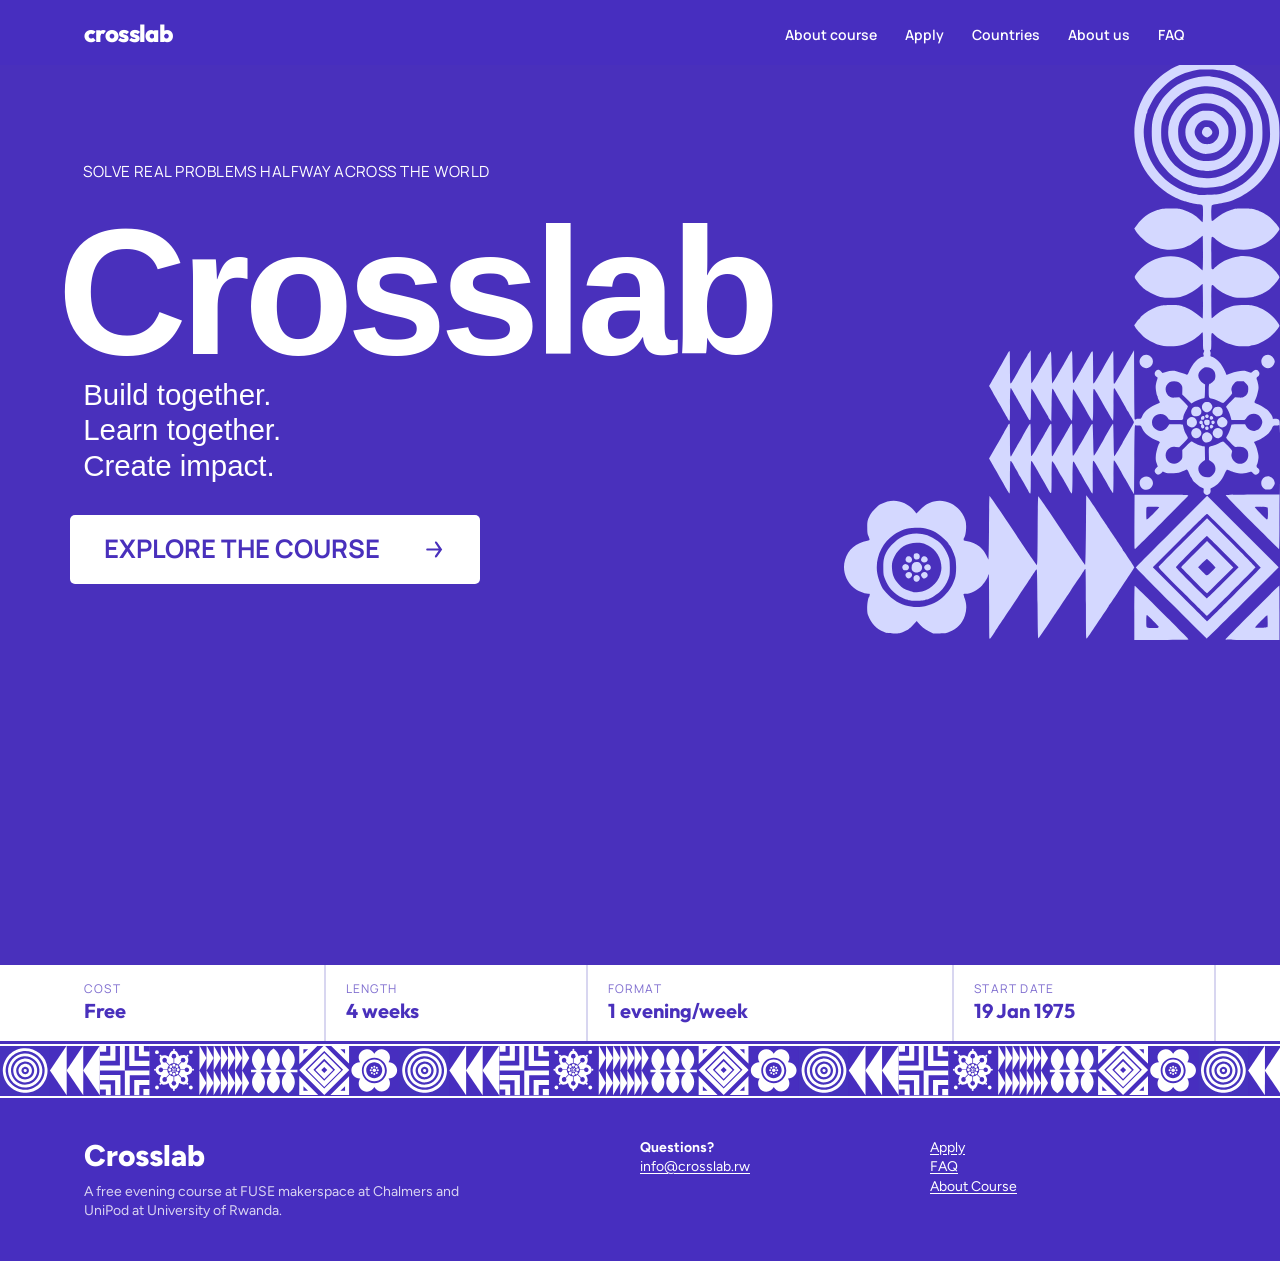
<file: index.html>
<!DOCTYPE html>

<html lang = "en">
    <head>
        <meta charset = "UTF-8">
        <meta name = "viewport" content = "width = device-width, initial-scale=1.0">

        <title>Crosslab</title>
        <link rel = "stylesheet" href = "css/style.css?v=20261009">
        <link rel="stylesheet" href="css/components.css?v=20261009">
        <link rel="preconnect" href="https://fonts.googleapis.com">
        <link rel="preconnect" href="https://fonts.gstatic.com" crossorigin>
    </head>
  
    <body class = "page_index">
        <div id="header"></div>
        <section class = "hero">
            <div class="hero-text">

                <p class="tagline-text">
                    SOLVE REAL PROBLEMS HALFWAY ACROSS THE WORLD
                </p>
                <h1>
                    Crosslab
                </h1>

                <p class="description">
                    Build together.<br>
                    Learn together.<br>
                    Create impact.
                </p>

                <a href="about_the_course.html" class="explore_course_button">
                    EXPLORE THE COURSE
                    <img src="images/right_arrow.svg" alt="">
                </a>
            </div>
            
            <img
                src="images/pattern.svg"
                alt=""
                class="geometric-pattern"
            >
        </section>

        

        <section class = "new_facts_block"> 
            <dl class="table_info">
                <div class = "grid_item"> 
                    <dt class = "grid_title">
                        Cost
                    </dt>
                    <dd class = "grid_information">
                        Free
                    </dd>
                </div>
                <div class = "grid_item">
                    <dt class ="grid_title">
                        Length
                    </dt>
                    <dd class = "grid_information">
                        4 weeks
                    </dd>
                </div>
                <div class = "grid_item">
                    <dt class = "grid_title">
                        Format
                    </dt>
                    <dl class = "grid_information"> 
                        1 evening/week
                    </dl>
                </div>
                <div class="grid_item">
                    <dt class = "grid_title">
                        Start date
                    </dt>
                    <dl class = "grid_information">
                        19 Jan 1975
                    </dl>
                </div>
            </dl>
        </section>
        
        <div id="footer"></div>
        <script src="js/components.js"></script>
    </body>
</html>
</file>
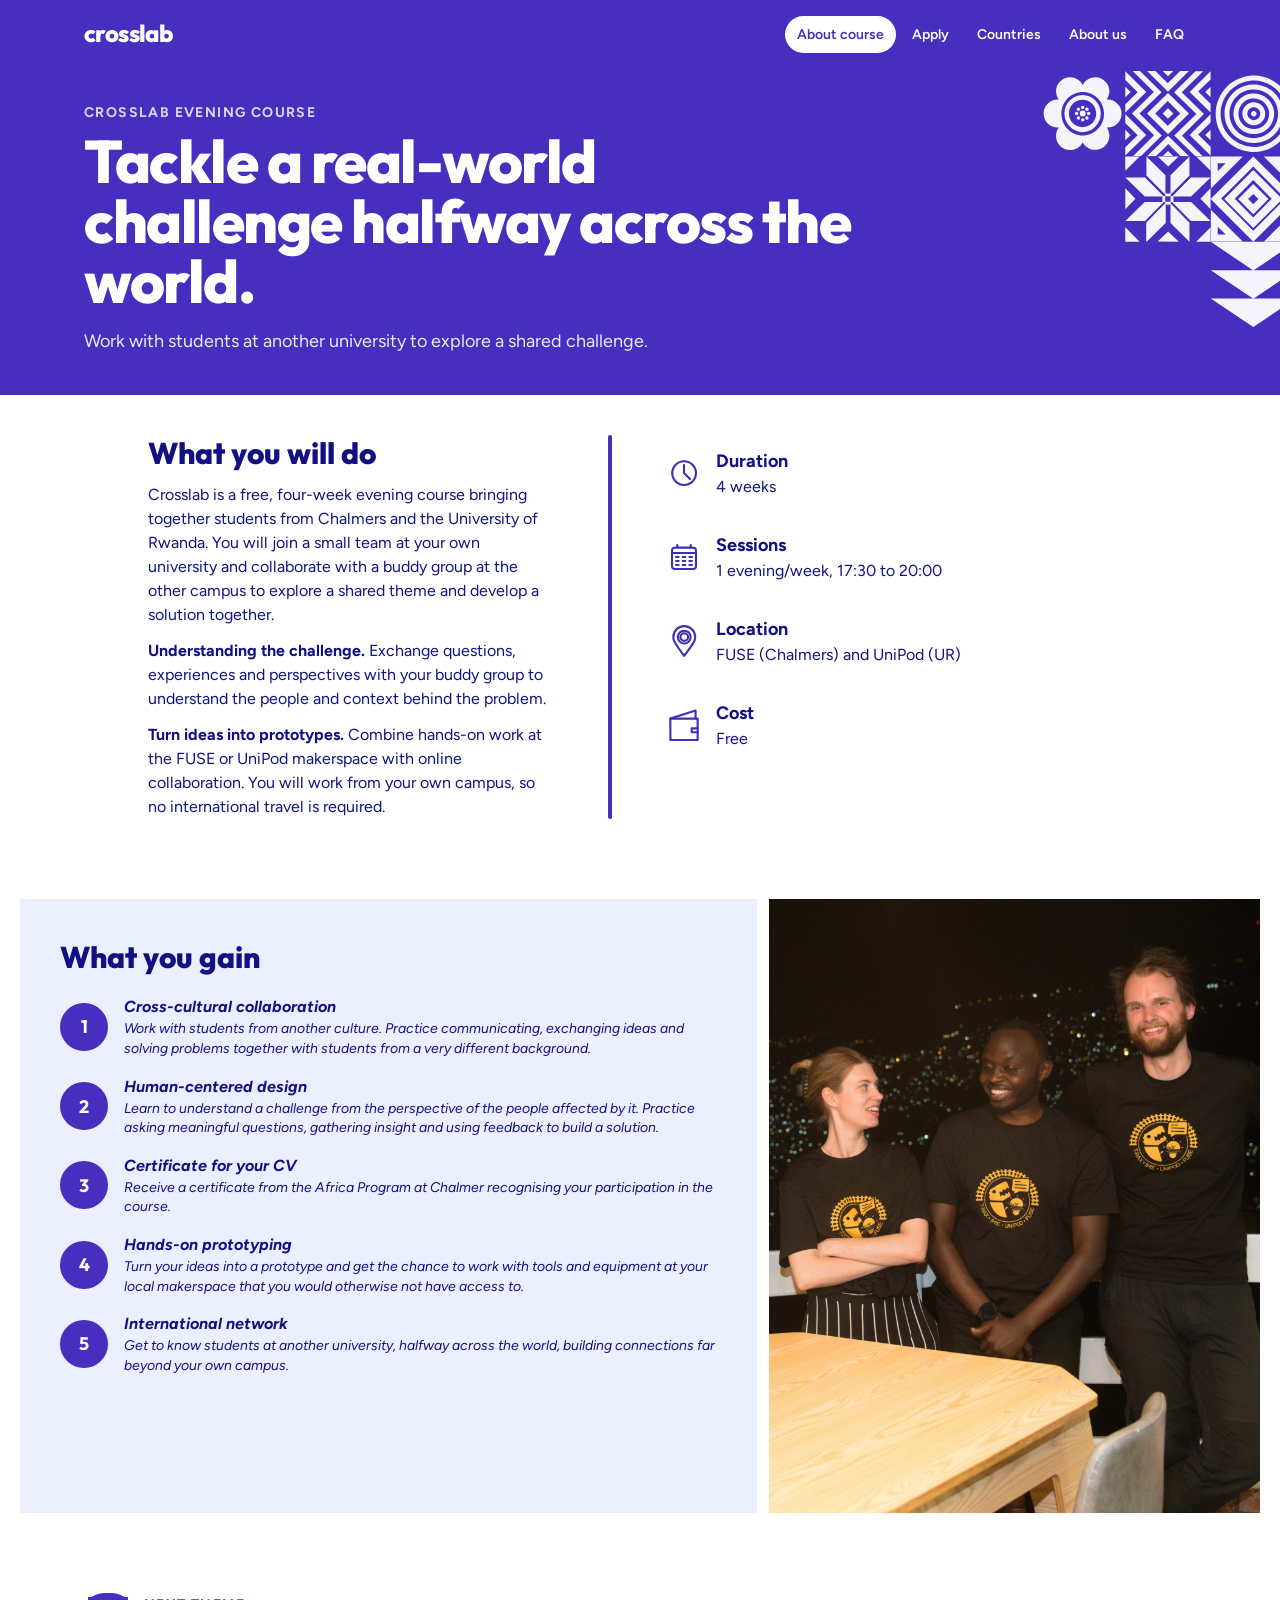
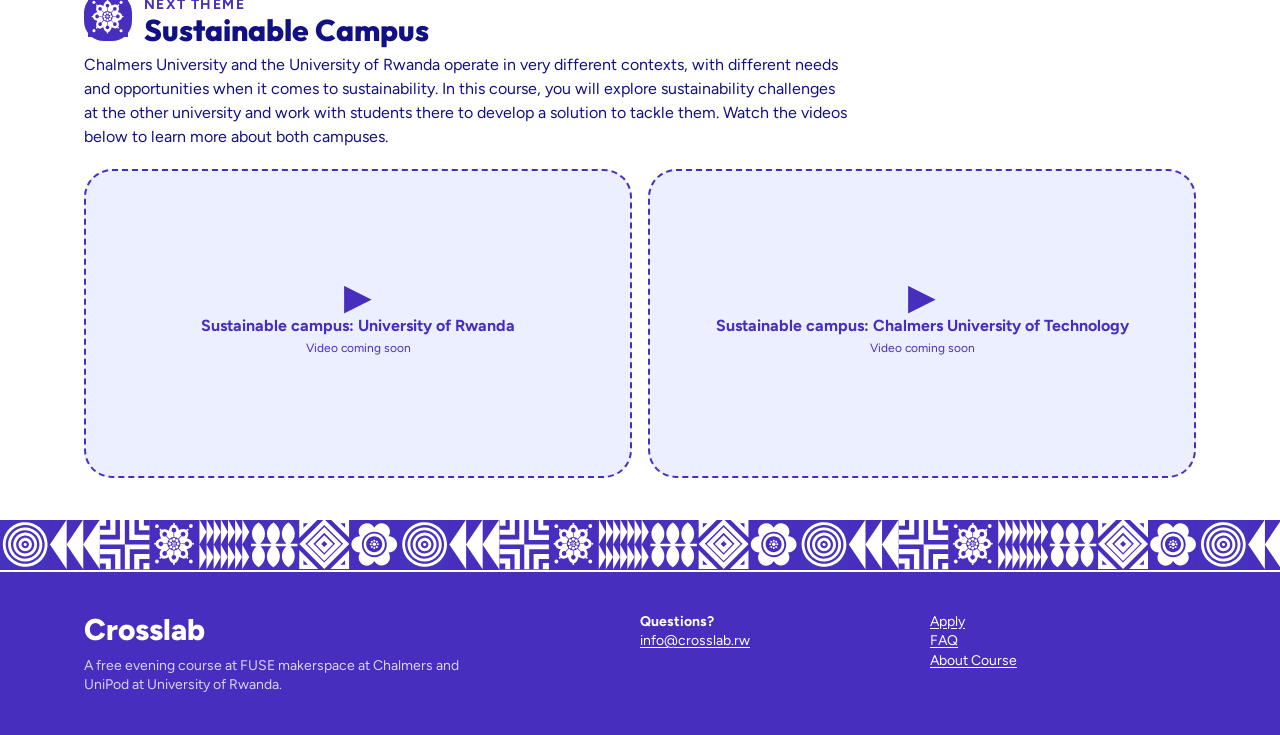
<file: about_the_course.html>
<!DOCTYPE html>

<html lang = "en">
    <head>
        <meta charset = "UTF-8">
        <meta name = "viewport" content = "width = device-width, initial-scale=1.0">
 
        <title>Crosslab | Evening Course</title>
        <link rel="preconnect" href="https://fonts.googleapis.com" />
        <link rel="preconnect" href="https://fonts.gstatic.com" crossorigin />
        <link
            rel="stylesheet"
            href="https://fonts.googleapis.com/css2?family=Figtree:wght@400;500;600;700&family=Outfit:wght@600;700;800&display=swap"
        />
        <link rel = "stylesheet" href = "css/about_course.css">
        <link rel="stylesheet" href="css/components.css">
    </head>

    <body class = "page_about_course">
        <div id="header"></div>
        <main class = "main_class"> 
            <section class = "hero">
                <div class ="pattern-box"> 
                    <img
                        src = "images/corner_course.svg"
                        alt =""
                        class = "pattern_image" 
                    >
                </div>

                <div class = "hero_text"> 
                    <p class = "about_course">
                        Crosslab Evening Course
                    </p>
                    <h1 class="basic_stats_text">
                        Tackle a real-world challenge halfway across the world.
                    </h1>
                    <div class = "basic_student_info"> 
                        Work with students at another university to explore a shared challenge.
                    </div>
                </div>
            </section>


            <section class = "basic_course_info">
                <div>
                    <h2 class = "what_do">
                        What you will do
                    </h2>
                    <p class = "crosslab_info_1"> 
                        Crosslab is a free, four-week evening course bringing together students from Chalmers and the University of Rwanda. 
                        You will join a small team at your own university and collaborate with a 
                        buddy group at the other campus to explore a shared theme and develop a solution together. 
                    </p>
                    <p class = "crosslab_info_2"> 
                        <b>Understanding the challenge. </b> 
                        Exchange questions, experiences and perspectives with your buddy group to understand the people and context behind the problem.
                    </p>
                    <p class = "crosslab_info_2"> 
                        <b>Turn ideas into prototypes.</b>
                        Combine hands-on work at the FUSE or UniPod makerspace with online collaboration. 
                        You will work from your own campus, so no international travel is required. 
                    </p>
                </div>
                <div class = "line"></div> 
                <dl class = "basic_info_list"> 
                    <div class = "basic_info_list_item"> 
                        <img
                            src = "images/clock-0500-svgrepo-com.svg"
                            alt = ""
                            class = "icon"
                        >
                        <div class = "basic_info_ind_box">
                            <dt class = "info_title">Duration</dt> 
                            <dd class = "info_info"> 4 weeks</dd> 
                        </div>
                    </div>
                    <div class = "basic_info_list_item">
                        <img
                            src = "images/calendar-days-svgrepo-com.svg"
                            alt = ""
                            class = "icon" 
                        >
                        <div>
                            <dt class = "info_title">Sessions</dt>
                            <dd class = "info_info"> 1 evening/week, 17:30 to 20:00</dd>
                        </div>
                    </div>
                    <div class = "basic_info_list_item">
                        <img 
                            src = "images/location-pin-dark.svg"
                            alt = ""
                            class = "icon"
                        >
                        <div>
                            <dt class = "info_title">Location</dt>
                            <dd class = "info_info">FUSE (Chalmers) and UniPod (UR)</dd>
                        </div>
                    </div>
                    <div class = "basic_info_list_item">
                        <img
                            src = "images/wallet-svgrepo-com.svg"
                            alt = ""
                            class = "icon"
                        >
                        <div>
                            <dt class = "info_title">Cost</dt>
                            <dd class = "info_info">Free</dd>
                        </div>
                    </div>
                </dl>
            </section>


            <section class = "what_you_gain">
                <div class = "what_you_gain_full_block">
                    <div class = "what_you_gain_text"> 
                        <h2 class = "gain_text"> 
                            What you gain
                        </h2>
                        <ul class = "gains_list"> 
                            <li class = "gain_point"> 
                                <span class = "number">
                                    1
                                </span>
                                <div>
                                    <p class = "gain_title">Cross-cultural collaboration</p>
                                    <p class = "gain_info">Work with students from another culture. Practice communicating, exchanging ideas and solving problems together with students from a very different background.</p> 
                                </div>
                            </li>
                            <li class = "gain_point">
                                <span class = "number">
                                    2
                                </span>
                                <div>
                                    <p class = "gain_title">Human-centered design</p>
                                    <p class = "gain_info">Learn to understand a challenge from the perspective of the people affected by it. Practice asking meaningful questions, gathering insight and using feedback to build a solution.</p>
                                </div>
                            </li>
                            <li class = "gain_point">
                                <span class = "number">
                                    3
                                </span>
                                <div>
                                    <p class = "gain_title">Certificate for your CV</p>
                                    <p class = "gain_info">Receive a certificate from the Africa Program at Chalmer recognising your participation in the course.</p>
                                </div>
                            </li>
                            <li class = "gain_point">
                                <span class = "number">
                                    4
                                </span>
                                <div>
                                    <p class = "gain_title">Hands-on prototyping</p>
                                    <p class = "gain_info">Turn your ideas into a prototype and get the chance to work with tools and equipment at your local makerspace that you would otherwise not have access to.</p>
                                </div>
                            </li>
                            <li class = "gain_point">
                                <span class = "number">
                                    5
                                </span>
                                <div>
                                    <p class = "gain_title">International network</p>
                                    <p class = "gain_info">Get to know students at another university, halfway across the world, building connections far beyond your own campus.</p>
                                </div>
                            </li>
                        </ul>
                    </div>
                    <img
                        src =  "images/about_us2.jpg"
                        alt = ""
                        class = "facetiming_image" 
                    />
                </div>
            </section>

            <section class = "theme_box">
                <div class = "theme_top">
                    <div class = "theme_logo">
                        <img 
                            src = "images/theme_logo.svg"
                            alt = ""
                            class = "theme_image_class"
                        >
                    </div>
                    <div>
                        <p class = "theme_title">
                            Next theme
                        </p>
                        <h2 class = "this_theme">
                            Sustainable Campus
                        </h2>
                    </div>
                </div>
                <p class = "theme_text">
                    Chalmers University and the University of Rwanda operate in very different contexts,
                    with different needs and opportunities when it comes to sustainability. 
                    In this course, you will explore sustainability challenges at the other university and work with students
                    there to develop a solution to tackle them. 
                    Watch the videos below to learn more about both campuses.
                </p>
                <div class = "video_boxes"> 
                    <div class = "inside_video"> 
                        <span class = "play_button">▶</span>
                        <p class = "video_title">Sustainable campus: University of Rwanda</p>
                        <p class = "video_soon">Video coming soon</p> 
                    </div>
                    <div class = inside_video>
                        <span class = "play_button">▶</span>
                        <p class = "video_title">Sustainable campus: Chalmers University of Technology</p>
                        <p class = "video_soon">Video coming soon</p>
                    </div>
                </div>
            </section>
        </main>
        <div id="footer"></div>
            <script src="js/components.js"></script>
    </body>
</html>
</file>
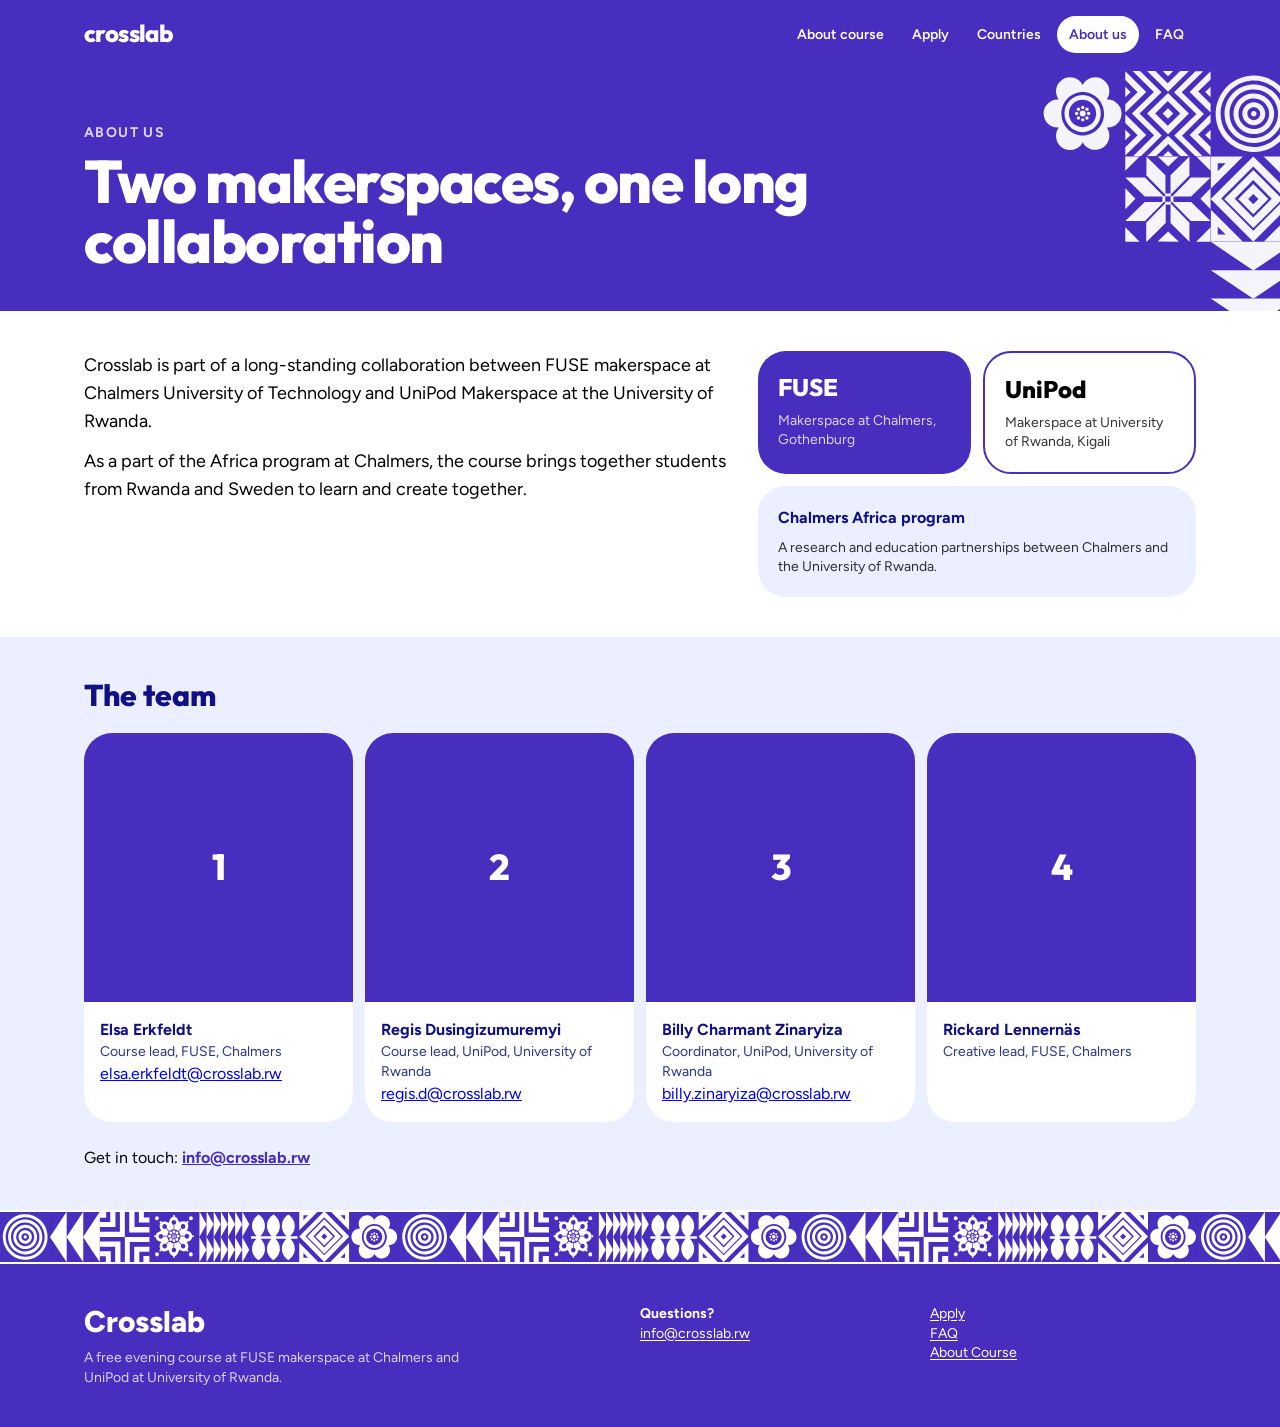
<file: about_us.html>
<!doctype html>
<html lang="en">
  <head>
    <meta charset="utf-8" />
    <meta name="viewport" content="width=device-width, initial-scale=1" />
    <title>About us | Crosslab</title>
    <meta name="description" content="Crosslab is run by FUSE makerspace at Chalmers and UniPod Makerspace at the University of Rwanda." />
    <link rel="preconnect" href="https://fonts.googleapis.com" />
    <link rel="preconnect" href="https://fonts.gstatic.com" crossorigin />
    <link
      rel="stylesheet"
      href="https://fonts.googleapis.com/css2?family=Figtree:wght@400;500;600;700&family=Outfit:wght@600;700;800&display=swap"
    />
    <link rel="stylesheet" href="css/about_us.css" />
    <link rel="stylesheet" href="css/components.css" />
  </head>
  <body class = "page_about_us">
    <!-- The menu is added here by js/nav.js -->
    <div id="header"></div>

    <main class="ap">
      <!--$-->
      <section class="hero">
        <div class="pattern_box">
          <img
            src =  "images/corner_course.svg"
            alt = ""
            class = "image_class"
        >
        </div>
        <div class="hero_text_box">
          <p class="about_us">About us</p>
          <h1 class="tagline">
            Two makerspaces, one long collaboration
          </h1>
        </div>
      </section>
      <section class="project_info_section">
        <div class="project_info_text">
          <p>
            Crosslab is part of a long-standing collaboration between FUSE makerspace at Chalmers University of Technology and UniPod
            Makerspace at the University of Rwanda.
          </p>
          <p>
            As a part of the Africa program at Chalmers, the course brings together students from Rwanda and Sweden to learn and create
            together.
          </p>
        </div>
        <div class="project_info_list">
          <div class="fuse_point">
            <p class="point_title">FUSE</p>
            <p class="under_text">Makerspace at Chalmers, Gothenburg</p>
          </div>
          <div class="unipod_point">
            <p class="point_title">UniPod</p>
            <p class="under_text">Makerspace at University of Rwanda, Kigali</p>
          </div>
          <div class="africa_program_point">
            <p class="africa_point_title">Chalmers Africa program</p>
            <p class="under_text">A research and education partnerships between Chalmers and the University of Rwanda.</p>
          </div>
        </div>
      </section>
      <section class="section_us">
        <div class="us_persons">
          <h2 class="the_team">The team</h2>
          <div class="us_list">
            <div class="person_fact">
              <div
                class="number"
              >
                1
              </div>
              <div class="one_person_text">
                <p class="name_text">Elsa Erkfeldt</p>
                <p class="title_text">Course lead, FUSE, Chalmers</p>
                <a href="mailto:elsa.erkfeldt@crosslab.rw" class="person_mail">elsa.erkfeldt@crosslab.rw</a>
              </div>
            </div>
            <div class="person_fact">
              <div
                class="number"
              >
                2
              </div>
              <div class="one_person_text">
                <p class="name_text">Regis Dusingizumuremyi</p>
                <p class="title_text">Course lead, UniPod, University of Rwanda</p>
                <a href="mailto:regis.d@crosslab.rw" class="person_mail">regis.d@crosslab.rw</a>
              </div>
            </div>
            <div class="person_fact">
              <div
                class="number"
              >
                3
              </div>
              <div class="one_person_text">
                <p class="name_text">Billy Charmant Zinaryiza</p>
                <p class="title_text">Coordinator, UniPod, University of Rwanda</p>
                <a href="mailto:billy.zinaryiza@crosslab.rw" class="person_mail">billy.zinaryiza@crosslab.rw</a>
              </div>
            </div>
            <div class="person_fact">
              <div
                class="number"
              >
                4
              </div>
              <div class="one_person_text">
                <p class="name_text">Rickard Lennernäs</p>
                <p class="title_text">Creative lead, FUSE, Chalmers</p>
              </div>
            </div>
          </div>
          <p class="button_text_block">
            Get in touch: <a href="mailto:info@crosslab.rw" class="button_text_link">info@crosslab.rw</a>
          </p>
        </div>
      </section>
      <!--/$-->
    </main>

    <!-- The footer is added here by js/nav.js -->
    <div id="footer"></div>

    <script src="js/components.js"></script>
  </body>
</html>
</file>
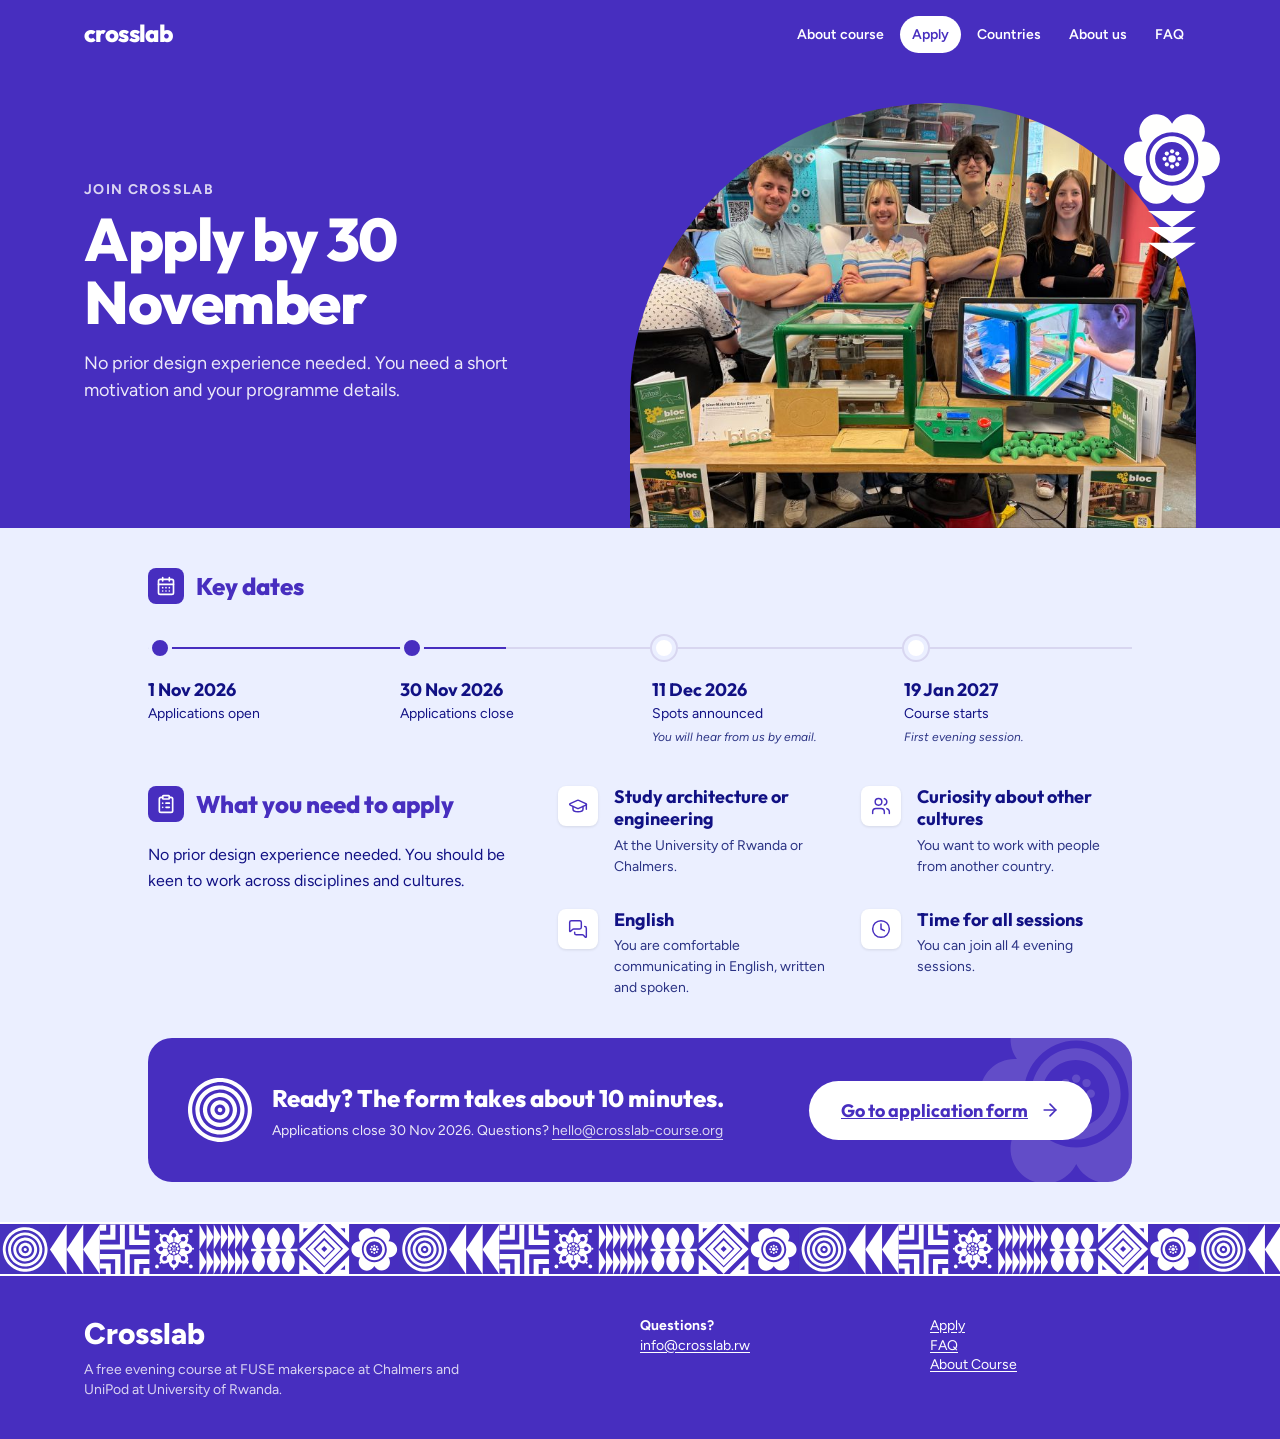
<file: apply.html>
<!DOCTYPE html>

<html lang = "en"> 
    <head>
        <meta charset = "UTF-8">
        <meta name = "viewport" content = "width = device-width, initial-scale=1.0">

        <title>Apply | Crosslab</title>
        <meta name="description" content="Application dates, requirements and the form to apply for Crosslab.">
        <meta property="og:title" content="Apply to Crosslab">
        <meta property="og:description" content="Applications close 30 November. Open to UR and Chalmers students.">
        <meta property="og:type" content="website">
        <meta name="twitter:card" content="summary">
        <link rel="preconnect" href="https://fonts.googleapis.com" />
        <link rel="preconnect" href="https://fonts.gstatic.com" crossorigin />
        <link
            rel="stylesheet"
            href="https://fonts.googleapis.com/css2?family=Figtree:wght@400;500;600;700&family=Outfit:wght@600;700;800&display=swap"
        />
        <link rel = "stylesheet" href = "css/apply.css">
        <link rel="stylesheet" href="css/components.css">
    </head>

    <body class = "page_apply">
        <div id="header"></div>
        <main class="ap">
            <section class="hero">
                <div class="hero-in">
                        <div class="hero-copy">
                            <p class="eyebrow">
                                Join Crosslab
                            </p>
                            <h1 class="hero-title">
                                Apply by 30 November
                            </h1>
                            <p class="hero-lead">
                                No prior design experience needed. You need a short motivation and your programme details.
                            </p>
                        </div>
                        <div class="hero-media">
                            <img 
                                src="images/maker.jpeg" 
                                alt="Students working together in a makerspace" 
                                width="1280" 
                                height="896" 
                                class="hero-image"
                            >
                            <div class="hero-patterns">
                                <img 
                                    src="images/key_date_3.svg" 
                                    alt="" aria-hidden="true" 
                                    class="flower"
                                >
                                <img 
                                    src="images/key_date_4.svg" 
                                    alt="" aria-hidden="true" 
                                    class="triangles"
                                >
                            </div>
                        </div>
                    </div>
                </section>
                <section class="content">
                    <div class="content-in">
                        <div>
                            <div class="heading">
                                <span class="icon">
                                    <svg xmlns="http://www.w3.org/2000/svg" width="24" height="24" viewBox="0 0 24 24" fill="none" stroke="currentColor" stroke-width="2" stroke-linecap="round" stroke-linejoin="round" class="icon-svg" aria-hidden="true">
                                        <path d="M8 2v4">

                                        </path>
                                        <path d="M16 2v4">

                                        </path>
                                        <rect width="18" height="18" x="3" y="4" rx="2">

                                        </rect>
                                        <path d="M3 10h18">

                                        </path>
                                        <path d="M8 14h.01">

                                        </path>
                                        <path d="M12 14h.01">

                                        </path>
                                        <path d="M16 14h.01">

                                        </path>
                                        <path d="M8 18h.01">

                                        </path>
                                        <path d="M12 18h.01">

                                        </path>
                                        <path d="M16 18h.01">

                                        </path>
                                    </svg>
                                </span>
                                <h2 class="heading-title">
                                    Key dates
                                </h2>
                            </div>
                            <ul class="dates" aria-label="Application timeline">
                                <div class="timeline" aria-hidden="true">
                                    <div id="timeline-progress" class="progress"></div>
                                </div>
                                <li class="date">
                                    <span data-date-dot data-date="2026-11-01" class="dot"></span>
                                    <p class="date-title">
                                        1 Nov 2026
                                    </p>
                                    <p class="date-label">
                                        Applications open
                                    </p>
                                </li>
                                <li class="date">
                                    <span data-date-dot data-date="2026-11-30" class="dot"></span>
                                    <p class="date-title">
                                        30 Nov 2026
                                    </p>
                                    <p class="date-label">
                                        Applications close
                                    </p>
                                </li>
                                <li class="date">
                                    <span data-date-dot data-date="2026-12-11" class="dot"></span>
                                    <p class="date-title">
                                        11 Dec 2026
                                    </p>
                                    <p class="date-label">
                                        Spots announced
                                    </p>
                                    <p class="note">
                                        You will hear from us by email.
                                    </p>
                                </li>
                                <li class="date">
                                    <span data-date-dot data-date="2027-01-19" class="dot"></span>
                                    <p class="date-title">
                                        19 Jan 2027
                                    </p>
                                    <p class="date-label">
                                        Course starts
                                    </p>
                                    <p class="note">
                                        First evening session.
                                    </p>
                                </li>
                            </ul>
                        </div>
                        <div class="requirements">
                            <div class="requirements-copy">
                                <div class="heading requirements-heading">
                                    <span class="icon">
                                        <svg xmlns="http://www.w3.org/2000/svg" width="24" height="24" viewBox="0 0 24 24" fill="none" stroke="currentColor" stroke-width="2" stroke-linecap="round" stroke-linejoin="round" class="icon-svg" aria-hidden="true"><rect width="8" height="4" x="8" y="2" rx="1" ry="1"></rect>
                                            <path d="M16 4h2a2 2 0 0 1 2 2v14a2 2 0 0 1-2 2H6a2 2 0 0 1-2-2V6a2 2 0 0 1 2-2h2"></path>
                                            <path d="M12 11h4"></path><path d="M12 16h4"></path>
                                            <path d="M8 11h.01"></path><path d="M8 16h.01"></path>
                                        </svg>
                                    </span>
                                    <h2 class="heading-title">
                                        What you need to apply
                                    </h2>
                                </div>
                                <p class="requirements-lead">
                                    No prior design experience needed. You should be keen to work across disciplines and cultures.
                                </p>
                            </div>
                            <ul class="requirements-list">
                                <li class="requirement">
                                    <span class="requirement-icon">
                                        <svg xmlns="http://www.w3.org/2000/svg" width="24" height="24" viewBox="0 0 24 24" fill="none" stroke="currentColor" stroke-width="1.75" stroke-linecap="round" stroke-linejoin="round" class="icon-svg" aria-hidden="true">
                                            <path d="M21.42 10.922a1 1 0 0 0-.019-1.838L12.83 5.18a2 2 0 0 0-1.66 0L2.6 9.08a1 1 0 0 0 0 1.832l8.57 3.908a2 2 0 0 0 1.66 0z"></path>
                                            <path d="M22 10v6"></path><path d="M6 12.5V16a6 3 0 0 0 12 0v-3.5"></path>
                                        </svg>
                                    </span>
                                    <div>
                                        <p class="requirement-title">
                                            Study architecture or engineering
                                        </p>
                                        <p class="requirement-text">
                                            At the University of Rwanda or Chalmers.
                                        </p>
                                    </div>
                                </li>
                                <li class="requirement">
                                    <span class="requirement-icon">
                                        <svg xmlns="http://www.w3.org/2000/svg" width="24" height="24" viewBox="0 0 24 24" fill="none" stroke="currentColor" stroke-width="1.75" stroke-linecap="round" stroke-linejoin="round" class="icon-svg" aria-hidden="true">
                                            <path d="M16 21v-2a4 4 0 0 0-4-4H6a4 4 0 0 0-4 4v2"></path>
                                            <path d="M16 3.128a4 4 0 0 1 0 7.744"></path>
                                            <path d="M22 21v-2a4 4 0 0 0-3-3.87"></path>
                                            <circle cx="9" cy="7" r="4"></circle>
                                        </svg>
                                    </span>
                                    <div>
                                        <p class="requirement-title">
                                            Curiosity about other cultures
                                        </p>
                                        <p class="requirement-text">
                                            You want to work with people from another country.
                                        </p>
                                    </div>
                                </li>
                                <li class="requirement">
                                    <span class="requirement-icon">
                                        <svg xmlns="http://www.w3.org/2000/svg" width="24" height="24" viewBox="0 0 24 24" fill="none" stroke="currentColor" stroke-width="1.75" stroke-linecap="round" stroke-linejoin="round" class="icon-svg" aria-hidden="true"><path d="M16 10a2 2 0 0 1-2 2H6.828a2 2 0 0 0-1.414.586l-2.202 2.202A.71.71 0 0 1 2 14.286V4a2 2 0 0 1 2-2h10a2 2 0 0 1 2 2z"></path>
                                            <path d="M20 9a2 2 0 0 1 2 2v10.286a.71.71 0 0 1-1.212.502l-2.202-2.202A2 2 0 0 0 17.172 19H10a2 2 0 0 1-2-2v-1"></path>
                                        </svg>
                                    </span>
                                    <div>
                                        <p class="requirement-title">
                                            English
                                        </p>
                                        <p class="requirement-text">
                                            You are comfortable communicating in English, written and spoken.
                                        </p>
                                    </div>
                                </li>
                                <li class="requirement">
                                    <span class="requirement-icon">
                                        <svg xmlns="http://www.w3.org/2000/svg" width="24" height="24" viewBox="0 0 24 24" fill="none" stroke="currentColor" stroke-width="1.75" stroke-linecap="round" stroke-linejoin="round" class="icon-svg" aria-hidden="true"><circle cx="12" cy="12" r="10"></circle>
                                            <path d="M12 6v6l4 2"></path>
                                        </svg>
                                    </span>
                                <div>
                                    <p class="requirement-title">
                                        Time for all sessions
                                    </p>
                                    <p class="requirement-text">
                                        You can join all 4 evening sessions.
                                    </p>
                                </div>
                            </li>
                        </ul>
                    </div>
                    <div class="callout">
                        <img src="images/key_date_3.svg" alt="" aria-hidden="true" class="callout-pattern">
                        <div class="callout-copy">
                            <img src="images/key_date_1.svg" alt="" aria-hidden="true" class="callout-ring">
                            <div>
                                <p class="callout-title">
                                    Ready? The form takes about 10 minutes.
                                </p>
                                <p class="callout-text">
                                    Applications close 30 Nov 2026. Questions? 
                                    <a class="mail" href="mailto:info@crosslab.rw">
                                        hello@crosslab-course.org
                                    </a>
                                </p>
                            </div>
                        </div>
                        <a href="https://forms.gle/your-form-link" target="_blank" rel="noreferrer" class="apply-link">
                            Go to application form 
                            <svg xmlns="http://www.w3.org/2000/svg" width="24" height="24" viewBox="0 0 24 24" fill="none" stroke="currentColor" stroke-width="2" stroke-linecap="round" stroke-linejoin="round" class="arrow" aria-hidden="true">
                                <path d="M5 12h14"></path>
                                <path d="m12 5 7 7-7 7"></path>
                            </svg>
                        </a>
                    </div>
                </div>
            </section>
        </main>
        <div id="footer"></div>
        <script src="js/components.js"></script>
        <script>
            (() => {
                const dates = [...document.querySelectorAll("[data-date-dot]")];
                const progress = document.getElementById("timeline-progress");
                const timelineDates = dates.map((dot) => Date.parse(dot.dataset.date));

                function updateTimeline() {
                    const now = Date.now();

                    dates.forEach((dot, index) => {
                        const isPast = now >= timelineDates[index];
                        dot.classList.toggle("is-past", isPast);
                    });

                    let value = 0;
                    const last = timelineDates.length - 1;
                    if (now >= timelineDates[last]) {
                        value = 100;
                    } else {
                        for (let index = 0; index < last; index += 1) {
                            if (now >= timelineDates[index] && now < timelineDates[index + 1]) {
                                value = ((index + (now - timelineDates[index]) /
                                    (timelineDates[index + 1] - timelineDates[index])) / dates.length) * 100;
                                break;
                            }
                        }
                    }

                    const isDesktop = window.matchMedia("(min-width: 768px)").matches;
                    progress.style.width = isDesktop ? `${value}%` : "100%";
                    progress.style.height = isDesktop ? "100%" : `${value}%`;
                }

                updateTimeline();
                window.addEventListener("resize", updateTimeline);
            })();
        </script>
    </body>
</html>
</file>
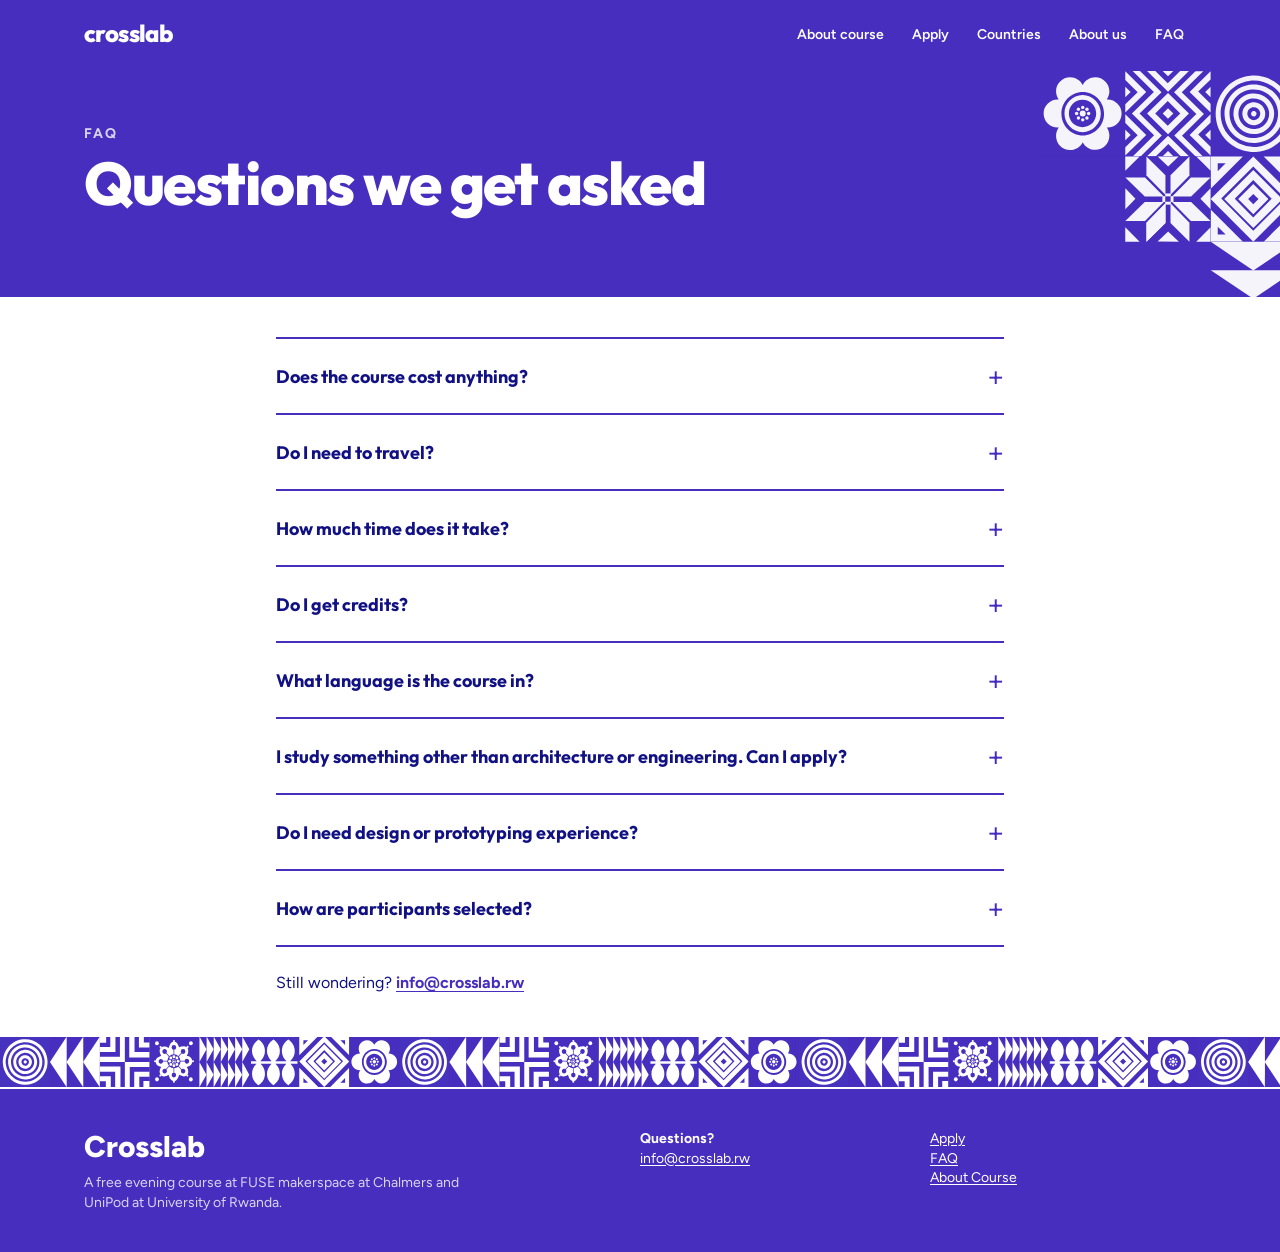
<file: faq.html>
<!doctype html>
<html lang="en">
<head>
    <meta charset="utf-8">
    <meta name="viewport" content="width=device-width, initial-scale=1">

    <title>FAQ | Crosslab</title>
    <meta name="description" content="Answers about cost, time, language, credits and travel for the Crosslab course.">

    <link rel="preconnect" href="https://fonts.googleapis.com">
    <link rel="preconnect" href="https://fonts.gstatic.com" crossorigin>

    <link
        rel="stylesheet"
        href="https://fonts.googleapis.com/css2?family=Figtree:wght@400;500;600;700&family=Outfit:wght@600;700;800&display=swap"
    >

    <link rel="stylesheet" href="css/faq.css">
    <link rel="stylesheet" href="css/components.css">
</head>

<body class="page_faq">

    <div id="header"></div>

    <main class="faq">

        <!-- Hero -->
        <section class="faq-hero">

            <div class="faq-patterns">
                <img 
                    src="images/corner_course.svg" 
                    alt=""
                    class = "pattern_corner"
                >
            </div>

            <div class="faq-hero-inner">
                <p class="faq-eyebrow">
                    FAQ
                </p>

                <h1 class="faq-title">
                    Questions we get asked
                </h1>
            </div>

        </section>


        <!-- Questions -->
        <section class="faq-content">

            <div class="faq-list">

                <details class="faq-item">
                    <summary>
                        Does the course cost anything?
                        <span class="faq-plus">+</span>
                    </summary>

                    <p>
                        No. Crosslab is free, including materials used in the makerspaces.
                    </p>
                </details>


                <details class="faq-item">
                    <summary>
                        Do I need to travel?
                        <span class="faq-plus">+</span>
                    </summary>

                    <p>
                        No. You work from your own campus. The two groups connect online during sessions and between them.
                    </p>
                </details>


                <details class="faq-item">
                    <summary>
                        How much time does it take?
                        <span class="faq-plus">+</span>
                    </summary>

                    <p>
                        One 3-hour evening session per week for 4 weeks, plus about 2 hours per week of contact with your buddy group.
                    </p>
                </details>


                <details class="faq-item">
                    <summary>
                        Do I get credits?
                        <span class="faq-plus">+</span>
                    </summary>

                    <p>
                        The course does not give academic credits. You receive a certificate of participation.
                    </p>
                </details>


                <details class="faq-item">
                    <summary>
                        What language is the course in?
                        <span class="faq-plus">+</span>
                    </summary>

                    <p>
                        English.
                    </p>
                </details>


                <details class="faq-item">
                    <summary>
                        I study something other than architecture or engineering. Can I apply?
                        <span class="faq-plus">+</span>
                    </summary>

                    <p>
                        The course is aimed at architecture and engineering students.
                        If you study something related, email us and explain why you want to join.
                    </p>
                </details>


                <details class="faq-item">
                    <summary>
                        Do I need design or prototyping experience?
                        <span class="faq-plus">+</span>
                    </summary>

                    <p>
                        No. Mentors at FUSE and UniPod help you with tools and methods.
                    </p>
                </details>


                <details class="faq-item">
                    <summary>
                        How are participants selected?
                        <span class="faq-plus">+</span>
                    </summary>

                    <p>
                        We look at motivation and aim for a mix of programmes,
                        with an equal number of students from each university.
                    </p>
                </details>

            </div>


            <p class="faq-contact">
                Still wondering?
                <a href="mailto:info@crosslab.rw">
                    info@crosslab.rw
                </a>
            </p>

        </section>

    </main>


    <div id="footer"></div>

    <script src="js/components.js"></script>

</body>
</html>
</file>
<file: css/style.css>
@import url('https://fonts.googleapis.com/css2?family=Manrope:wght@400;500;600;700;800&display=swap');
@import url('https://fonts.googleapis.com/css2?family=Figtree:wght@400;500;600;700&family=Outfit:wght@600;700;800&display=swap');

* {
    box-sizing: border-box;
}



html,
body{
    margin: 0; /* remove white border around page*/
    width: 100%;
    height: 100%;
}


body {
    font-family: 'Manrope', sans-serif;
}

.hero {
    position: relative;
    width: 100%;
    min-height: 100vh; /* vh: browser windows height */
    overflow: hidden;
    background: #4930BC;

    color: white;
}

.top-menu {
    position: absolute;
    top: 0;
    left: 0;
    width: 100%;

    display: flex;  /*Make it so we can chose how we want to arrange the stuff */
    justify-content: space-between; /*Put space between items so thay are pushed apart */
    align-items: center; /*Align the stuff verticlaly*/
    
    padding: 2.2vh 2.3vw; /*Add padding within the header */

    z-index: 3;

}


.logo-area {
    left: 3vw;
    display: flex;
    align-items: center;
    gap: 0.2vw; /* Gap between components */
    font-size: 2.4vw;
    font-weight: bold;
    font-family: 'Space Grotesk', sans-serif;
    color: white

} 

.logo-area img {
    width: 4vw;
}


.menu {
    display: flex;
    gap: 2vw;
}

.menu a {
    color: white; /* Makes the a (links) in menu white*/
    text-decoration: none; /* Removes the underline that otherwise exist */
    font-size: 1.2vw;
    padding: 0.05vw 0.15vw;
    -webkit-text-stroke: 3px #4930BC;
    paint-order: stroke fill;

    font-weight: 300;
}


.hero-text {
    position: absolute;

    left: 4.5%;
    top: 10.5%;
    z-index: 2; /* Higher z-index, further up */
}

.tagline-text {
    margin: 0 0 3vw 2vw;
    font-size: 1.2vw;
    font-weight: 400;
    letter-spacing: 0.03em;
}

.hero h1{
    margin: 0;
    font-size: 14vw; /* Make it possible for the font size to change, but never to less than 60 or more than 124*/
    font-weight: bold;
    line-height: 0.8;

    letter-spacing: -0.5vw;
    font-family: 'Space Grotesk', sans-serif;
}

.description {
    margin: 1vw 0 0 2vw;
    font-size: 2.3vw;
    line-height: 1.2;
    font-weight: 200;
    font-family: 'Space Grotesk', sans-serif;
}

.explore_course_button {
    display: flex;
    align-items: center;
    justify-content: space-between;

    border-radius: 5px;

    width: 32vw;
    margin: 2.5vw 0 0 1vw;


    padding: 1.2vw 2.6vw;

    background-color: white;
    color: #4930BC;
    text-decoration: none;

    font-size: 2vw;
    font-weight: bold;
}

.explore_course_button span {
    font-size: 1.8vw
}

.explore_course_button img {
    width: 25px;
    height: auto;
}

.explore_course_button:hover {
    background-color: #eeeeee;
}


.geometric-pattern {
    position: absolute;
    
    right: 0;
    top: -6.5vh;
    
    width: 35%;
    height: auto;

    z-index: 1;
    pointer-events: none;
}




.About_the_course {
    position: relative;
    align-items: flex-start;
    width: 100%;
    min-height: 75vh; /* vh: browser windows height */
    overflow: hidden;
    color: #4930BC;

    background: white;

    display: flex;


}

.text_block_about {
    font-family: 'Space Grotesk', sans-serif;
    margin: 0vh 10vh;
}

.text_block_about p{
    color: #2b3384;
    line-height: 1.7;
    margin: 0.6vh 0;

}

.About_the_course h1{
    font-size: 5.5vh;
    margin-bottom: 0;
}


.student_pic_image_holder {
    margin: 7vh 10vh 0 0;
}

.about_course_image {
    border-radius: 1vh;
    min-height: 60vh;
}










.facts_block {
    background-color: #4930BC;
    align-items: center;
    width: 100%;
    padding: 5vw 0vw 5vw 0vw;
    display: flex;
}

.facts_block_only {
    display: grid;
    align-items: center;
    grid-template-columns: 1fr auto 1fr auto 1fr;
    width: 100%;
    margin: 0vw 7vw 0vw 7vw;


}

.info_block {

    align-items: center;
    justify-content: center;
    margin: 0vw 0vw 0 5vw;
    color:white;
    font-family: 'Space Grotesk', sans-serif;

}

.info_block p{
    width: 15vw;
    line-height: 1.5;
    font-size: medium;
    margin: 0 0 0 0;
    font-family: 'Space Grotesk', sans-serif;
}

.info_image {
    width: 7vw;
}


.vl {
  border-left: 2px solid white;
  height:  10vw;
  margin-top: 9vw;
}


.apply_course {
    width: 100%;
    background-color: #d4d8ff;
    display: flex;
    align-items: center;
    justify-content: space-between;
}

.upcoming_date {
    background-color: white;
    margin: 2vw 0 2vw 4vw;
    width: 42vw;
    padding: 0 0 0 0;
    box-shadow: 0 0 20px rgba(3, 3, 3, 0.15);
    color:#4930BC;
    font-family: 'Space Grotesk', sans-serif;
}

.date_label {
    display: flex;
    margin: 0 0 -1vw 0;
}

.date_block {
    display: flex;
    align-items: center;
    justify-content: space-between;
    color:#4930BC;

}

.date_block h1{
    font-size: 1.5vw;
    font-weight: 1000;
    margin: 1vw 0 1vw 2vw;
}

.date_block h2{
    font-size: 1.5vw;
    font-weight: 200;
    margin: 0 2vw 0 0;
}

.hl {
    border-top: 2px solid #d4d8ff;
    width:  40vw;
    margin-left: 1vw;
}

.calender_image {
    width: 4vw;
    margin: 0 1vw 0 2vw;
}



.ready_to_join {
    background-color: #4930BC;
    width: 42vw;
    margin: 2vw 4vw 2vw 0;
    border-radius: 1vw;
    padding: 2vw;
    font-family: 'Space Grotesk', sans-serif;
}

.arrow_right_icon{
    width: 4vw;
}



.new_facts_block{
    background-color: white;
    border-bottom: 0.3vw solid #4930BC; /*Why cant I see the actual border*/
    color: #4930BC;

}

.table_info {
    margin-inline: auto; /*splits leftover space between elft and right margin*/
    display: grid;
    max-width: 72rem;
    grid-template-columns: 1fr 1fr 1.4fr 1fr;
}

.grid_item{   /*(flex flex-col justify-center border-r-2 border-primary/20 px-5 py-4)*/
    display: flex;
    justify-content: center;
    flex-direction: column;
    border-right: 2px solid #D8D6F0;
    padding-inline: 1.25rem;
    padding-block: 1rem;

}

.grid_title { /*(text-xs uppercase tracking-widest opacity-70)*/
    font-size: 0.75rem;
    line-height: 1.3;
    text-transform: uppercase;
    --tw-tracking: 0.1em; /* What does this do again */
    letter-spacing: 0.1em;
    opacity: 0.7;
    color: #4930BC;
}
.grid_information { /*(font-display text-xl font-bold)*/
    font-family: "Outfit", sans-serif;
    font-weight: 700;
    font-size: 1.25rem;
    line-height: 1.4;
    color: #4930BC;
}
</file>
<file: css/components.css>
@import url('https://fonts.googleapis.com/css2?family=Figtree:wght@400;500;600;700;800&display=swap');


*,
*::before,
*::after {
    box-sizing: border-box;
    margin: 0;
    padding: 0;
    border: 0 solid;
}

html {
    font-family: 'Figtree', 'Segoe UI', sans-serif;
    line-height: 1.5;
    text-size-adjust: 100%;
    -webkit-tap-highlight-color: transparent;
}



img {
    display:block;
    vertical-align: middle;
    max-width: 100%;
    height: auto;
}

.bottom_menu {
    background-color: #472EBF;
    color: white;
    font-family: "Figtree", "Segoe UI", sans-serif; 
}

.pattern_bottom_image_box {
    display: flex;
    overflow: hidden;
    background-color: #472EBF; 
    color: #D8D6F0;
    border-bottom: 2px solid white;
    border-top: 2px solid white;
}


.pattern_image_bottom {
    width: 100%;
    max-width: none;
    flex-shrink: 0;
    object-fit: cover;
    display: block;
}

.footer_content {  
    margin-inline: auto;
    display:grid;
    max-width: 72rem;
    gap: 1.5rem;
    padding-inline: 1.25rem;
    padding-block: 2.5rem;
    grid-template-columns: 2fr 1fr 1fr;

}

.footer_content .crosslab_text{
    font-family: "Figtree", "Segoe UI", sans-serif;
    font-size: 1.875rem;
    line-height: 1.2; /*font-display text-3xl font-extrabold*/
    font-weight: 800;
}

.under_text { /* mt-2 max-w-sm text-sm opacity-80 */
    margin-top: 0.5rem;
    max-width: 25rem;
    font-size: 0.875rem;
    line-height: 1.4;
    opacity: 0.8;
}




.question {
    font-size: 0.875rem;
    line-height: 1.4;
}


.font-bold {
    font-weight:700;
}


.footer_links {
    display: flex;
    flex-direction: column;
}

.footer_content  a {
    font-size: 0.875rem;
    line-height: 1.4;
    color: inherit;
    text-decoration:underline !important;
    text-underline-offset: 2px;
}


.site-header {
  position: sticky;
  top: 0;
  z-index: 20;

  background-color: #472EBF;
  color: white;
}

.site-header__inner {
  max-width: 72rem;
  margin-inline: auto;

  display: flex;
  align-items: center;
  justify-content: space-between;

  padding: 0.75rem 1.25rem;
}


.site-logo {
  font-family: "Outfit", sans-serif;
  font-size: 1.5rem;
  font-weight: 800;
  letter-spacing: -0.025em;

  color: white;
  text-decoration: none;
}

.menu-button {
  display: block;

  font-size: 0.875rem;
  font-weight: 600;

  cursor: pointer;
}


.menu-toggle {
  position: absolute;
  opacity: 0;
  pointer-events: none;
}

/* Navigation */

.site-nav {
  position: absolute;
  top: 100%;
  left: 0;

  width: 100%;

  display: none;
  flex-direction: column;

  padding: 0 1.25rem 1rem;

  background-color: #472EBF;
}

.nav-link {
  display: block;

  padding: 0.5rem 0.75rem;
  margin-top: 0.25rem;

  border-radius: 9999px;

  font-size: 0.875rem;
  font-weight: 600;

  color: white;
  text-decoration: none;

  transition:
    background-color 0.15s ease,
    color 0.15s ease;
}

.nav-link:hover {
  background-color: white;
  color: #472EBF;
}


.nav-link.active {
  background-color: white;
  color: #472EBF;
}


.menu-toggle:checked ~ .site-nav {
  display: flex;
}


@media (min-width: 768px) {

  .menu-button {
    display: none;
  }

  .site-nav {
    position: static;

    width: auto;

    display: flex;
    flex-direction: row;

    align-items: center;
    gap: 0.25rem;

    padding: 0;
  }

  .nav-link-about .nav-link-apply .nav-link-countries nav-link-about-us nav-link-FAQ {
    margin-top: 0;
  }
}
</file>
<file: css/about_course.css>
@import url('https://fonts.googleapis.com/css2?family=Manrope:wght@400;500;600;700;800&display=swap');
@import url('https://fonts.googleapis.com/css2?family=Figtree:wght@400;500;600;700&family=Outfit:wght@600;700;800&display=swap');


*,
*::before,
*::after {
    box-sizing: border-box;
    margin: 0;
    padding: 0;
}

.main_class {
    min-height: 60vh;
}

.page_about_course .nav-link-about {
    background-color: white;
    color: #472EBF;
}

.hero {
    position: relative; /*Menas it can be used as a reference for other stuff*/
    overflow: hidden;
    background-color: #472EBF;
    color: white;
    padding-top: 0.5vw;
}

.pattern-box { 
    gap: 0px;
    color: --primary-foreground;
    position:absolute;
    right: -1rem;
    display: none; 
    width: 14rem;
    opacity: 0.95;
    width: 20vw;
}

@media (min-width: 768px) {
    .pattern-box {
        display:grid;
    }
}

@media (min-width: 1024px) {
    .pattern-box {
        width: 16rem; 
    }
}

.pattern_image {
    max-height: 100%;
    max-width: 100%;
}

.hero_text {
    position: relative; 
    margin-inline: auto;
    max-width: 72rem;
    padding: 2rem 1.25rem 2.5rem;
}
@media (min-width: 768px) {
    .hero_text {
        padding-right: 18rem;
    }
}

.about_course {
    font-size: 0.875rem;
    line-height:20px;
    --tw-font-weight: 700;
    font-weight: 700;
    text-transform: uppercase;
    --tw-tracking: 0.1em;
    letter-spacing: 0.1em;
    opacity: 0.8;
    font-variation-settings: normal;
}

.basic_stats_text {
    max-width: 48rem;
    margin-top: 0.5rem;
    margin-bottom: 0;
    font-family: "Outfit", sans-serif;
    font-size: 2.25rem;
    line-height: 1.05;
    font-weight: 800;
    line-height: 1.05;
    letter-spacing: -0.025em;
}
@media (min-width: 768px) {
    .basic_stats_text {
        font-size: 3.75rem;
        line-height: 1;
    }
}

.basic_student_info {
    max-width: 42rem;
    margin-top: 1rem;
    font-family: Figtree, sans-serif;
    font-size: 1.125rem;
    line-height: 1.75rem;
    opacity: 0.9;
    font-weight: 400;
}




.basic_course_info { /*("mx-auto grid max-w-5xl gap-8 px-5 py-10 text-ink md:grid-cols-[1fr_auto_1.15fr] md:gap-14") */
    margin-inline: auto;
    display: grid; 
    max-width: 64rem;
    gap: 2rem;
    padding-inline: 1.25rem;
    padding-block: 2.5rem;
    color: #111184;
}


@media (min-width: 768px) {
    .basic_course_info {
        grid-template-columns: 1fr auto 1.15fr;
        gap: 3.5rem;
    }
}

.what_do { /*("font-display text-3xl font-extrabold text-ink")*/
    font-family: "Outfit", sans-serif;
    font-size: 1.875rem;
    line-height: 1.2;
    --tw-font-weight: 800;
    font-weight: 800;
    color: #111184;
}

.crosslab_info_1 {
    margin-top: 0.75rem;
    font-family: "Figtree", sans-serif;
}
.crosslab_info_2 {
    margin-top: 0.75rem;
}

.line {
    display: none; 
    width: 0.25rem;
    border-radius: 9999px;
    background-color: #472EBF;
}  

@media (min-width: 768px) {
    .line {
        display: block;
    }
}

.basic_info_list {
    align-content: flex-start;
}

.basic_info_list_item {
    display: flex;
    align-items: center;
    gap: 1rem;
    padding-block: 0.75rem;
}

.basic_info_list_item + .basic_info_list_item {
    margin-top: 0.5rem;
}

.icon {
    display: flex; 
    flex-shrink: 0;
    align-items: center; 
    justify-content: center; 
    color:#472EBF;
    width: 32px; 
}

.info_title {
    font-size:1.125rem;
    line-height: 1.75rem;
    font-weight: 700;
}

.info_info {
    --tw-font-weight: 400;
    font-weight: 400;
}

.what_you_gain_full_block {
    margin-inline: auto;
    display: grid;
    max-width: 80rem;
    align-items: stretch;
    gap: 0.75rem;
    padding-inline: 1.25rem;
    padding-block: 2.5rem;
    color:#111184;

}


@media (min-width: 768px) {
    .what_you_gain_full_block {
        grid-template-columns: 3fr 2fr;
    }
}

.what_you_gain_text {
    background-color: oklch(95.5% 0.028 277);
    padding: 1.5rem;
}

@media (min-width: 768px) {
    .what_you_gain_text {
        padding: 2.5rem;
    }
}

.gain_text {
    font-family: "Outfit", sans-serif;
    font-size: 1.875rem;
    line-height: 1.2;
    --tw-font-weight: 800;
    font-weight: 800;
    color:#111184;
}

.gains_list {
    margin-top: 1.25rem;
}


.gain_point {
    display: flex;
    align-items: center;
    gap: 1rem;
}

.gain_point + .gain_point {
    margin-top: 1rem;
}

.number {
    display: flex; 
    height: 3rem;
    width: 3rem;
    flex-shrink: 0;
    align-items: center;
    justify-content: center;
    border-radius: 9999px;
    background-color: #472EBF;
    font-family: "Outfit", sans-serif;
    font-size: 1.125rem;
    font-weight: 700;
    color: white;
}

.gain_title {
    --tw-font-weight: 700;
    font-weight: 700;
    font-style: italic;
    color:#111184;
}

.gain_info {
    font-size:  0.875rem;
    line-height: 1.4;
    font-style: italic;
}


.facetiming_image {
    width: 100%;
    height: 100%;
    min-height: 30rem;
    object-fit: cover;
}


.theme_box {
    margin-inline: auto;
    max-width: 72rem;
    padding-inline: 1.25rem;
    padding-block: 2.5rem;
    color:#111184;
}

.theme_top {
    display: flex; 
    align-items: center;
    gap: 0.75rem;
}

.theme_logo {
    height: 3rem;
    width: 3rem;
    border-radius: calc(1rem + 4px);
    background-color: #472EBF;
    padding: 0.25rem;
    color: white; 
}

.theme_image_class {
    height: 100%;
    width: 100%;
}

.theme_title {
    margin: 0;
    font-size: 0.875rem;
    line-height: 1.25rem;
    font-weight: 700;
    text-transform: uppercase;
    letter-spacing: 0.1em;
    color: #472EBF !important;
}

.this_theme {
    margin: 0;
    margin-top: 0.4rem;
    font-family: "Outfit", sans-serif;
    font-size: 1.875rem;
    line-height: 1.2rem;
    font-weight: 800;
    color:#111184
}

.theme_text {
    max-width: 48rem;
    margin-top: 0.75rem;
    font-family: "Figtree", sans-serif;
    font-size: 1rem;
    line-height: 1.5;
    font-weight: 400;
    color: #111184;
}

.video_boxes {
    margin-top: 1.25rem;
    display: grid;
    gap: 1rem; 
}

@media (min-width: 768px) {
    .video_boxes {
        grid-template-columns: repeat(2, minmax(0px, 1fr));
    }
}

.inside_video {
    display: flex;
    aspect-ratio: 16/9;
    flex-direction: column;
    align-items: center;
    justify-content: center;
    border-radius: calc(1rem + 12px);
    border-style: solid;
    border-width: 2px;
    border-style: dashed;
    border-color:#472EBF;
    background-color: oklch(95.5% 0.028 277);
    padding: 1rem;
    text-align: center; 
    color:#472EBF !important;
}

.play_button {
    font-size: 2.25rem; 
    line-height: 1.1rem;
}

.video_title {
    margin-top: 0.5rem;
    font-weight: 700;
}

.video_soon {
    font-size: 0.75rem;
    line-height: 1.33rem;
}
</file>
<file: css/about_us.css>
.ap {
    min-height: 60vh;
}

.page_about_us .nav-link-about-us {
    background-color: white;
    color: #472EBF;
}

.hero {
    padding-top: 2vw;
    position: relative;
    overflow: hidden;
    background-color: #472EBF;
    color: white;
}

.pattern_box {  
    position: absolute;
    top: 0.5vw;
    right: -1rem;
    display: none; 
    width: 14rem;
    height: 14rem;
    color:white;
    opacity: 0.95;
}

@media (min-width: 64rem) {
  .pattern_box {
    display: grid;
    width: 16rem;
    height: 16rem;
  }
}



.hero_text_box {
    position:relative;
    margin-inline: auto;
    max-width: 72rem;
    padding-inline: 1.25rem;
    padding-bottom: 2.5rem;
    padding-top: 2rem;

}
@media (min-width: 48rem) {
    .hero_text_box{
        padding-right: 18rem;
    }
}

.about_us {
    font-size: 0.875rem;
    line-height: calc(1.25 / 0.875);
    font-weight: 700;
    text-transform: uppercase;
    letter-spacing: 0.1em;
    opacity: 0.8;
}

.tagline {
    margin-top: 0.5rem;
    max-width: 48rem;
    font-family: "Outfit", sans-serif;
    font-size: 2.25rem;
    line-height: 1.05;
    font-weight: 800;
    letter-spacing: -0.025em;
}
@media (min-width: 48rem) {
    .tagline{
        font-size: 3.75rem;
        line-height:1;
    }
}

.project_info_section {
    margin-inline: auto;
    display: grid;
    max-width: 72rem;
    gap: 1rem;
    padding-inline: 1.25rem;
    padding-block: 2.5rem;
}

@media (min-width: 48rem) {
    .project_info_section{
        grid-template-columns: 3fr 2fr;
    }
}

.project_info_text { /*space-y-3*/
    font-size: 1.125rem;
    line-height: calc(1.75/1.125)
}

.project_info_text p + p {
    margin-top: 0.75rem;
}

.project_info_list {
    display: grid;
    grid-template-columns: repeat(2, minmax(0px, 1fr));
    gap: 0.75rem;
}

.fuse_point {
    border-radius: calc(1rem + 12px);
    background-color: #472EBF;
    padding: 1.25rem;
    color:white;
}

.point_title {
    font-family: "Outfit", sans-serif;
    font-size: 1.5rem;
    line-height: calc(2 / 1.5);
    font-weight: 800;
}

.under_text {
    font-size: 0.875rem;
    line-height: calc(1.25 / 0.875);
}

.unipod_point {
    border-radius: calc(1rem + 12px);
    border-style: solid;
    border-width: 2px;
    border-color: #472EBF;
    padding: 1.25rem;

/*text-primar*/
}

.africa_program_point {
    grid-column: span 2 / span 2;
    border-radius: calc(1rem + 12px);
    background: #EBEFFF;
    padding: 1.25rem;
}

.africa_point_title {
    font-weight: 700;
    color: #111184;

}

.section_us {
    background-color: #EBEFFF;
}

.us_persons {
    margin-inline: auto;
    max-width: 72rem;
    padding-inline: 1.25rem;
    padding-block: 2.5rem;

}

.the_team {
    font-family: "Outfit", sans-serif;
    font-size: 1.875rem;
    line-height: calc(2.25 / 1.875);
    font-weight: 800;
    color: #111184;

}

.us_list {
    margin-top: 1.25rem;
    display: grid;
    grid-template-columns: repeat(2, minmax(0px, 1fr));
    gap: 0.75rem;
}

@media (min-width: 48rem) {
    .us_list{
        grid-template-columns: repeat(4, minmax(0px, 1fr));
    }
}

.person_fact {
    overflow: hidden; 
    border-radius: calc(1rem + 12px);
    background-color: #ffffff;
}

.number {
    display: flex;
    aspect-ratio: 1 / 1;
    align-items: center;
    justify-content: center;
    background-color: #472EBF;
    font-family: "Outfit", sans-serif;
    font-size: 2.25rem;
    line-height: calc(2.5 / 2.25);
    font-weight: 800;
    color: white;
}

.one_person_text {
    padding: 1rem;
}

.name_text {
    font-weight: 700;
    color:#111184;
}

.title_text {
    font-size: 0.875rem;
    line-height: calc(1.25/0.875);
    color: #2b3384;
}

.button_text_block {
    margin-top: 1.5rem;
}

.button_text_link {
    font-weight: 700;
    color:#472EBF !important;
    text-decoration-line: underline;
}

.image_class {
    display: block;
    width: 100%;
    height: 100%;
    object-fit: contain;
}
</file>
<file: css/apply.css>
:root {
    --primary: #472EBF;
    --primary-foreground: #ffffff;
    --paper: #EBEFFF;
    --card: #ffffff;
    --ink: #111184;
    --muted-foreground: #2b3384;
    --border: #D8D6F0;
}

.page_apply .nav-link-apply {
    background-color: white;
    color: #472EBF;
}

.ap {
    min-height: 60vh;
}

.dates {
    list-style: none;
}
.hero { 
    position: relative; 
    overflow: hidden; 
    background: var(--primary); 
    color: var(--primary-foreground); 
    padding-top: 0.5vw;
}
.hero-in { 
    display: grid; 
    align-items: center; 
    gap: 2rem; 
    max-width: 72rem; 
    margin: 0 auto; 
    padding: 2rem 1.25rem 0; 
}
.hero-copy { 
    padding-bottom: 2rem; 
}
.eyebrow { 
    margin: 0; 
    font-size: .875rem; 
    font-weight: 700; 
    text-transform: uppercase; 
    letter-spacing: .1em; 
    opacity: .8; 
}
.hero-title { 
    margin: .5rem 0 0; 
    font-family: "Outfit", sans-serif; 
    font-size: 3rem; 
    font-weight: 800; 
    line-height: 1.05; 
    letter-spacing: -.025em; 
}
.hero-lead { 
    max-width: 28rem; 
    margin: 1rem 0 0; 
    font-size: 1.125rem; 
    opacity: .9; 
}
.hero-media { 
    position: relative; 
    align-self: end; 
}
.hero-image { 
    display: block; 
    width: 100%; 
    aspect-ratio: 4 / 3; 
    object-fit: cover; 
    border-radius: 55% 45% 0 0 / 70% 60% 0 0; 
}
.hero-patterns { 
    position: absolute; 
    top: .5rem; 
    right: -.5rem; 
    display: flex; 
    flex-direction: column; 
    align-items: center; 
    gap: .25rem; 
}
.flower { 
    width: 5rem; 
    height: 5rem; 
    object-fit: contain; 
}
.triangles { 
    width: 6rem; 
    height: 3rem; 
    object-fit: contain; 
}
.content { 
    background: var(--paper); 
}
.content-in { 
    display: flex; 
    max-width: 64rem; 
    flex-direction: column; 
    gap: 2.5rem; 
    margin: 0 auto; 
    padding: 2.5rem 1.25rem; 
}
.heading { 
    display: flex; 
    align-items: center; 
    gap: .75rem; 
    margin-bottom: 2rem; 
}
.requirements-heading { 
    margin-bottom: 1.25rem; 
}
.icon { 
    display: inline-flex; 
    padding: .5rem; 
    border-radius: .5rem; 
    background: var(--primary); 
    color: var(--primary-foreground); 
}
.icon-svg { 
    width: 1.25rem; 
    height: 1.25rem; 
}
.heading-title { 
    margin: 0; 
    font-family: "Outfit", sans-serif; 
    font-size: 1.5rem; 
    font-weight: 800; 
    color: var(--primary); 
}
.dates { 
    position: relative; 
    display: grid; 
    gap: 1.5rem; 
    padding-left: 2rem; 
}
.timeline { 
    position: absolute; 
    top: 0; 
    bottom: 0; 
    left: 11px; 
    width: 2px; 
    background: var(--border); 
}
.progress { 
    width: 100%; 
    height: 0; 
    background: var(--primary); 
}
.date { 
    position: relative; 
}
.dot { 
    position: absolute; 
    top: 0; 
    left: -2rem; 
    width: 1.5rem; 
    height: 1.5rem; 
    border: 4px solid var(--paper); 
    border-radius: 50%; 
    background: var(--card); 
    box-shadow: 0 0 0 2px var(--border); 
}

.dot.is-past { 
    background: var(--primary); 
    box-shadow: none; 
}
.date-title { 
    margin: 0; 
    font-family: "Outfit", sans-serif; 
    font-size: 1.125rem; 
    font-weight: 700; 
    color: var(--ink); 
}
.date-label { 
    margin: 0; 
    font-size: .875rem; 
    color: var(--ink); 
}
.note { 
    margin: .25rem 0 0; 
    font-size: .75rem; 
    font-style: italic; 
    color: var(--muted-foreground); 
}
.requirements { 
    display: grid; 
    align-items: start; 
    gap: 2.5rem; 
}
.requirements-copy { 
    grid-column: span 2; 
}
.requirements-lead { 
    margin: 0; 
    color: var(--ink); 
    line-height: 1.625; 
}
.requirements-list { 
    display: grid; 
    gap: 2rem; 
}
.requirement { 
    display: flex; 
    gap: 1rem; 
}
.requirement-icon { 
    display: flex; 
    flex-shrink: 0; 
    align-items: center; 
    justify-content: center; 
    width: 2.5rem; 
    height: 2.5rem; 
    border-radius: .5rem; 
    background: var(--card); 
    color: var(--primary); 
    box-shadow: 0 1px 3px rgb(0 0 0 / .1); 
}
.requirement-title { 
    margin: 0; 
    font-family: "Outfit", sans-serif; 
    font-size: 1.125rem; 
    font-weight: 700; 
    line-height: 1.25; 
    color: var(--ink); 
}
.requirement-text { 
    margin: .25rem 0 0; 
    font-size: .875rem; 
    color: var(--muted-foreground); 
}
.callout { 
    position: relative; 
    display: flex; 
    flex-direction: column; 
    align-items: center; 
    justify-content: space-between; 
    gap: 1.5rem; 
    overflow: hidden; 
    padding: 2rem; 
    border-radius: 1.5rem; 
    background: var(--primary); 
    color: var(--primary-foreground); 
}
.callout-pattern { 
    position: absolute; 
    top: -2.5rem; 
    right: -2.5rem; 
    width: 12rem; 
    height: 12rem; 
    object-fit: contain; 
    pointer-events: none; 
    opacity: .15; 
}
.callout-copy { 
    position: relative; 
    display: flex; 
    align-items: center; 
    gap: 1.25rem; 
}
.callout-ring { 
    display: none; 
    width: 4rem; 
    height: 4rem; 
    flex-shrink: 0; 
    object-fit: contain; 
}
.callout-title { 
    margin: 0; 
    font-family: "Outfit", sans-serif; 
    font-size: 1.5rem; 
    font-weight: 800; 
}
.callout-text { 
    margin: .25rem 0 0; 
    font-size: .875rem; 
    opacity: .9; 
}
.mail { 
    text-decoration: underline; 
    text-underline-offset: 4px; 
    margin: .25rem 0 0; 
    font-size: .875rem; 
    opacity: .9; 
    color: #ffffff;
}
.apply-link { 
    position: relative; 
    display: inline-flex; 
    align-items: center; 
    justify-content: center; 
    width: 100%; 
    gap: .75rem; 
    flex-shrink: 0; 
    padding: 1rem 2rem; 
    border-radius: 9999px; 
    background: var(--primary-foreground); 
    color: var(--primary); 
    font-family: "Outfit", sans-serif; 
    font-size: 1.125rem; 
    font-weight: 700; 
}
.apply-link:hover { 
    background: var(--paper); 
}
.arrow { 
    width: 1.25rem; 
    height: 1.25rem; 
}

@media (min-width: 768px) {
  .hero-in { grid-template-columns: 1fr 1.1fr; }
  .hero-copy { padding-bottom: 3rem; }
  .hero-title { font-size: 3.75rem; }
  .hero-patterns { right: -1.5rem; }
  .flower { width: 6rem; height: 6rem; }
  .dates { grid-template-columns: repeat(4, 1fr); padding-left: 0; }
  .timeline { top: 11px; right: 0; bottom: auto; left: 0; width: auto; height: 2px; }
  .progress { width: 0; height: 100%; }
  .dot { position: static; display: block; margin-bottom: 1rem; }
  .callout { flex-direction: row; padding: 2.5rem; }
  .callout-ring { display: block; }
  .apply-link { width: auto; }
}

@media (min-width: 1024px) {
  .requirements { grid-template-columns: repeat(5, 1fr); }
  .requirements-list { grid-column: span 3; grid-template-columns: repeat(2, 1fr); column-gap: 2rem; }
}
</file>
<file: css/faq.css>
:root {
    --primary: #472EBF;
    --primary-foreground: #ffffff;
    --paper: #EBEFFF;
    --card: #ffffff;
    --ink: #111184;
    --muted-foreground: #2b3384;
    --border: #D8D6F0;
}


/* =========================
   Active navigation
   ========================= */

.page_faq .nav-link-faq {
    background-color: white;
    color: #472EBF;
}


/* =========================
   General page
   ========================= */

.faq {
    min-height: 60vh;
}


/* =========================
   Hero
   ========================= */

.faq-hero {
    padding-top: 2vw;
    position: relative;
    overflow: hidden;
    background-color: #472EBF;
    color: white;
    min-height: 14.5rem;
}


.faq-hero-inner {
    position: relative;

    max-width: 72rem;
    margin-inline: auto;
    padding-inline: 1.25rem;
    padding-bottom: 2.5rem;
    padding-top: 2rem;

}

@media (min-width: 48rem) {
    .faq-hero-inner {
        padding-right: 18rem;
    }
}


.faq-eyebrow {
    margin: 0;

    font-size: 0.875rem;
    font-weight: 700;

    text-transform: uppercase;
    letter-spacing: 0.1em;

    opacity: 0.8;
}


.faq-title {
    margin-top: 0.5rem;

    max-width: 48rem;

    font-family: "Outfit", sans-serif;
    font-size: 2.25rem;
    line-height: 1.05;
    font-weight: 800;

    letter-spacing: -0.025em;
}


/* =========================
   Hero patterns
   ========================= */

.faq-patterns {
    position: absolute;

    top: 0.5vw;
    right: -1rem;

    display: none;

    width: 14rem;
    height: 14rem;

    opacity: 0.95;
}

@media (min-width: 64rem) {
    .pattern_box {
        display: grid;
        width: 16rem;
        height: 16rem;
    }
}




.faq-patterns img {
    width: 100%;
    height: 100%;

    object-fit: contain;
}


/* =========================
   FAQ content
   ========================= */

.faq-content {
    max-width: 48rem;

    margin-inline: auto;

    padding: 2.5rem 1.25rem;
}


/* =========================
   FAQ list
   ========================= */

.faq-list {
    border-top: 2px solid var(--primary);
    border-bottom: 2px solid var(--primary);
}


.faq-item {
    padding-block: 1rem;

    border-bottom: 2px solid var(--primary);
}


.faq-item:last-child {
    border-bottom: none;
}


/* =========================
   Question
   ========================= */

.faq-item summary {
    display: flex;

    align-items: center;
    justify-content: space-between;

    gap: 1rem;

    cursor: pointer;

    list-style: none;

    font-family: "Outfit", sans-serif;
    font-size: 1.125rem;
    font-weight: 700;

    color: var(--ink);
}


/* Remove default browser triangle */

.faq-item summary::-webkit-details-marker {
    display: none;
}


.faq-item summary::marker {
    display: none;
}


/* =========================
   Plus icon
   ========================= */

.faq-plus {
    flex-shrink: 0;

    font-family: "Figtree", sans-serif;
    font-size: 1.75rem;
    font-weight: 400;

    color: var(--primary);

    transition: transform 0.2s ease;
}


/* Rotate + when question is open */

.faq-item[open] .faq-plus {
    transform: rotate(45deg);
}


/* =========================
   Answer
   ========================= */

.faq-item p {
    margin-top: 0.5rem;

    line-height: 1.6;

    color: var(--ink);
}


/* =========================
   Contact
   ========================= */

.faq-contact {
    margin-top: 1.5rem;

    color: var(--ink);
}


.faq-contact a {
    font-weight: 700;

    color: var(--primary);

    text-decoration: underline;
    text-underline-offset: 3px;
}


/* =========================
   Tablet / desktop
   ========================= */

@media (min-width: 768px) {

    .faq-title {
        font-size: 3.75rem;
    }


    .faq-patterns {
        display: grid;

        width: 14rem;
        height: 14rem;
    }


    .faq-content {
        padding-top: 2.5rem;
        padding-bottom: 2.5rem;
    }
}


@media (min-width: 1024px) {

    .faq-patterns {
        width: 16rem;
        height: 16rem;
    }

}
</file>
